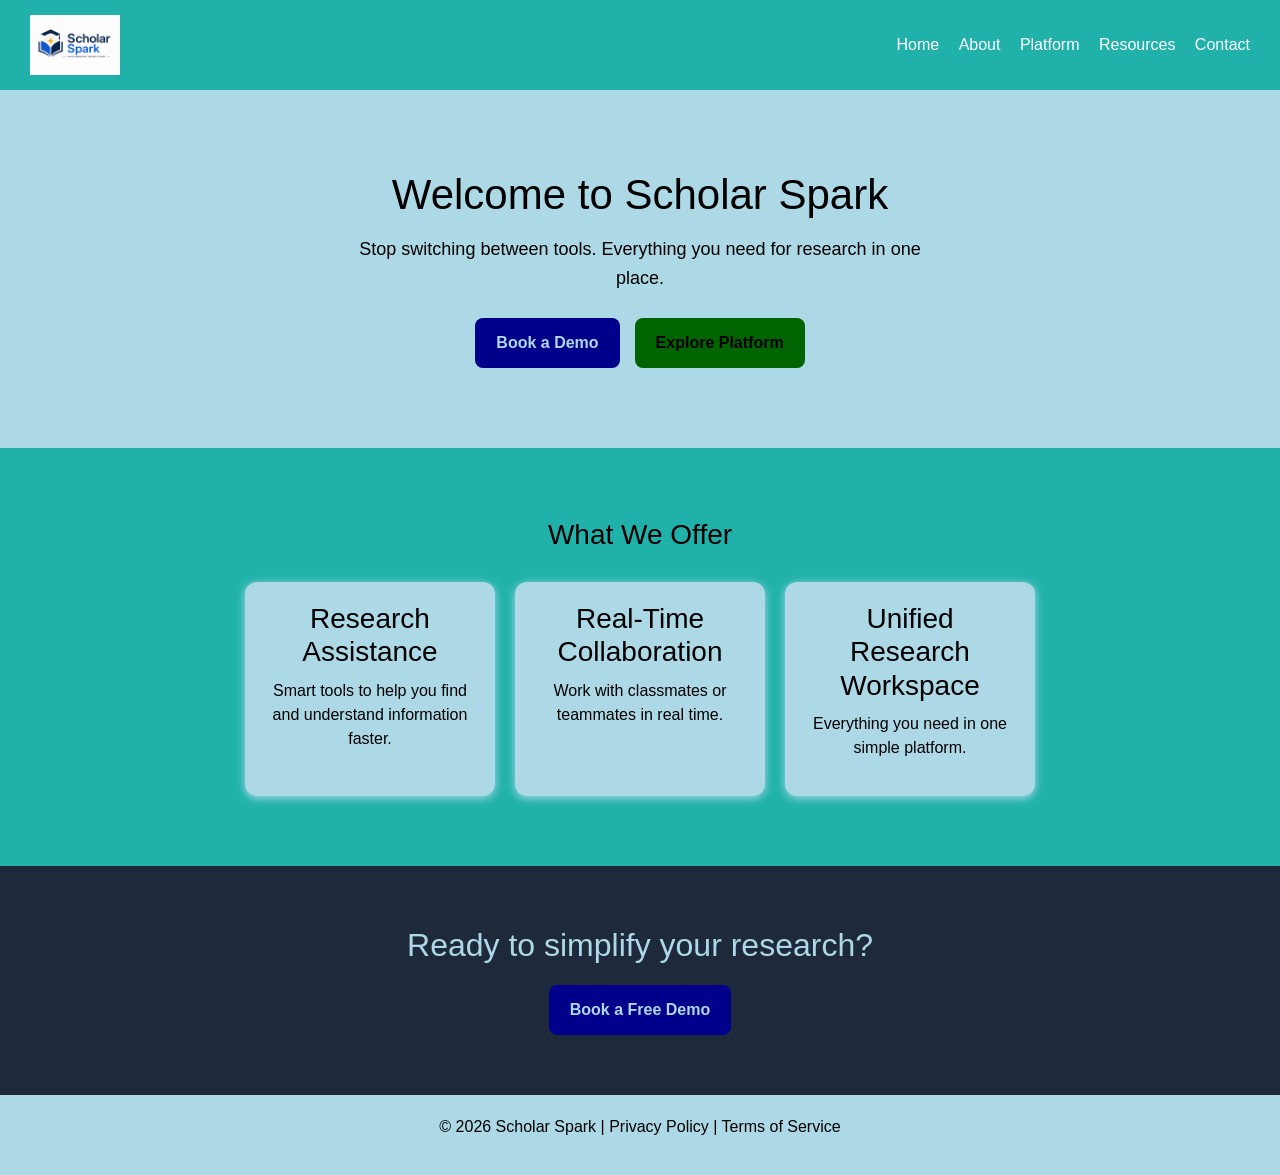
<file: index.html>
<!DOCTYPE html>
<html lang="en">
<head>
    <meta charset="UTF-8">
    <meta name="viewport" content="width=device-width, initial-scale=1.0">
    <title>Scholar Spark</title>
    <link href="https://cdn.jsdelivr.net/npm/bootstrap@5.3.3/dist/css/bootstrap.min.css" rel="stylesheet">
    <link rel="stylesheet" href="stylesheet.css">
</head>
<body>
    <header class="navbar">
        <div class="logo">
            <img src="images/logo.png" alt="Scholar Spark Logo">
        </div>
        <nav>
            <a href="index.html">Home</a>
            <a href="about.html">About</a>
            <a href="platform.html">Platform</a>
            <a href="resources.html">Resources</a>
            <a href="contact.html">Contact</a>
        </nav>
    </header>
    <section class="hero">
        <h1>Welcome to Scholar Spark</h1>
        <p>
            Stop switching between tools. Everything you need for research in one place.
        </p>
        <div class="buttons">
            <a href="platform.html" class="btn primary">Book a Demo</a>
            <a href="resources.html" class="btn secondary">Explore Platform</a>
        </div>
    </section>
    <section class="features">
        <h2>What We Offer</h2>
        <div class="feature-boxes">
            <div class="box">
                <h3>Research Assistance</h3>
                <p>Smart tools to help you find and understand information faster.</p>
            </div>
            <div class="box">
                <h3>Real-Time Collaboration</h3>
                <p>Work with classmates or teammates in real time.</p>
            </div>
            <div class="box">
                <h3>Unified Research Workspace</h3>
                <p>Everything you need in one simple platform.</p>
            </div>
        </div>
    </section>
    <section class="cta">
        <h2>Ready to simplify your research?</h2>
        <a href="contact.html" class="btn primary">Book a Free Demo</a>
    </section>
    <footer>
        <p>© 2026 Scholar Spark | Privacy Policy | Terms of Service</p>
    </footer>
    <script src="script.js"></script>
</body>
</html>
</file>
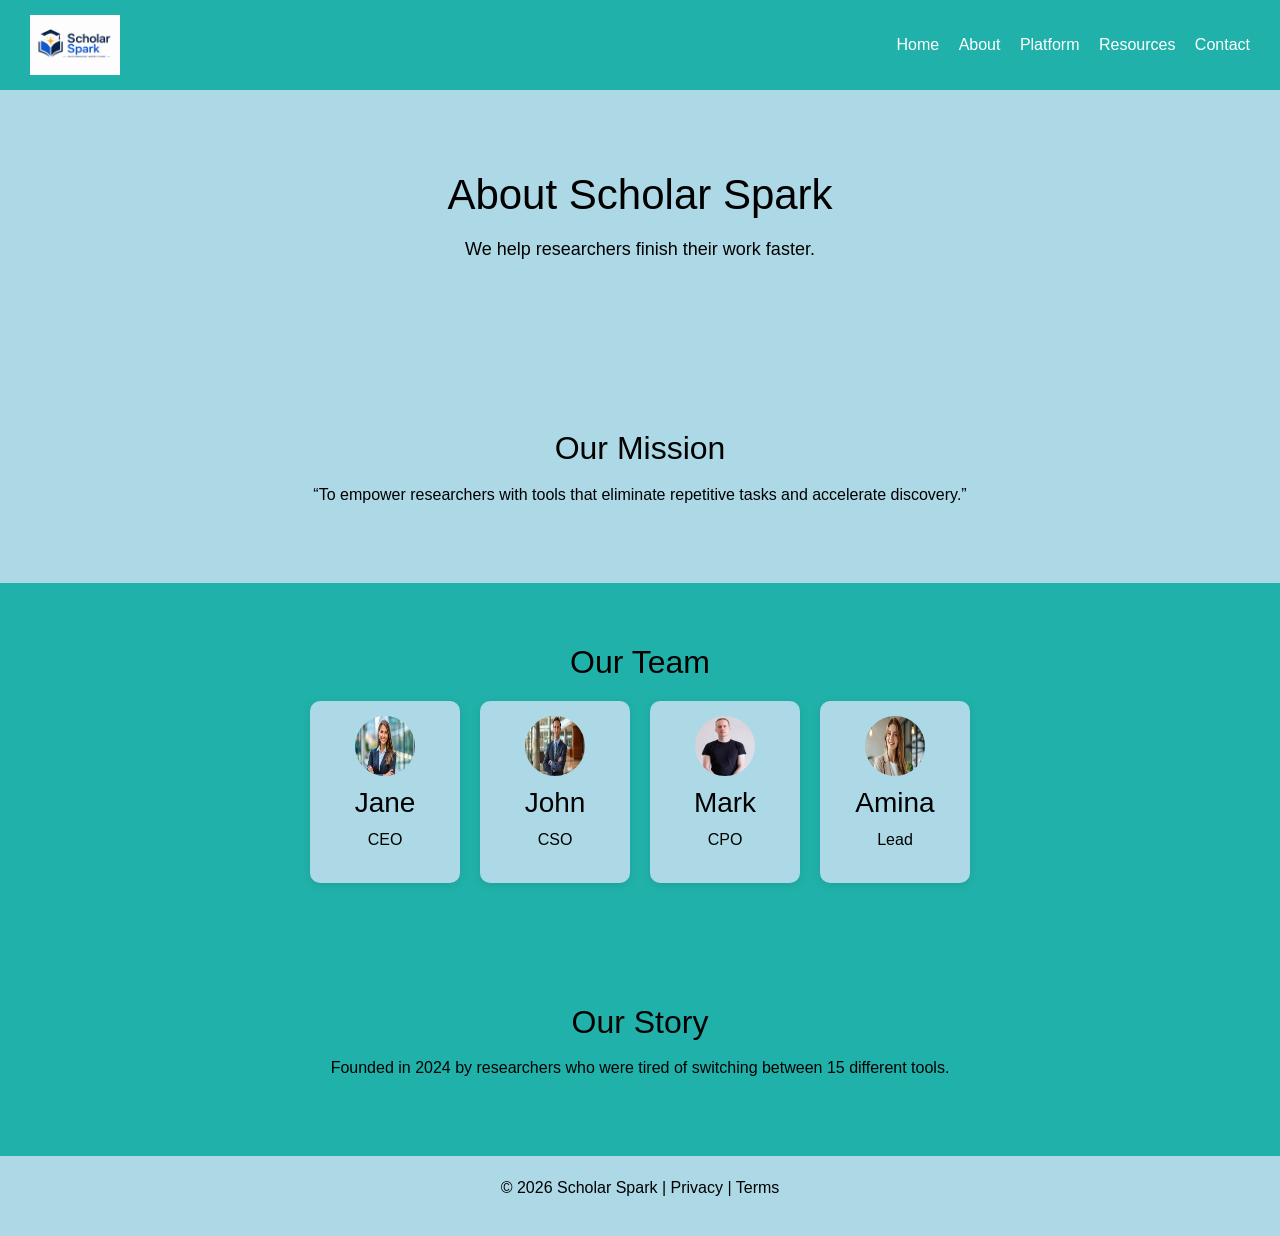
<file: about.html>
<!DOCTYPE html>
<html lang="en">
<head>
    <meta charset="UTF-8">
    <meta name="viewport" content="width=device-width, initial-scale=1.0">
    <title>About - Scholar Spark</title>
    <link href="https://cdn.jsdelivr.net/npm/bootstrap@5.3.3/dist/css/bootstrap.min.css" rel="stylesheet">
    <link rel="stylesheet" href="stylesheet.css">
</head>
<body>
    <header class="navbar">
        <div class="logo">
            <img src="images/logo.png" alt="Scholar Spark Logo">
        </div>
        <nav>
            <a href="index.html">Home</a>
            <a href="about.html">About</a>
            <a href="platform.html">Platform</a>
            <a href="resources.html">Resources</a>
            <a href="contact.html">Contact</a>
        </nav>
    </header>
    <section class="hero">
        <h1>About Scholar Spark</h1>
        <p>We help researchers finish their work faster.</p>
    </section>
    <section class="mission">
        <h2>Our Mission</h2>
        <p>
            “To empower researchers with tools that eliminate repetitive tasks and accelerate discovery.”
        </p>
    </section>
    <section class="team">
        <h2>Our Team</h2>
        <div class="team-grid">
            <div class="member">
            <img src="images/download.jfif" alt="Jane - CEO" class="photo">
                <h3>Jane</h3>
                <p>CEO</p>
            </div>
            <div class="member">
                <img src="images/download (1).jfif" alt="John - CSO" class="photo">
                <h3>John</h3>
                <p>CSO</p>
            </div>
            <div class="member">
                <img src="images/OIF.jfif" alt="Mark - CPO" class="photo">
                <h3>Mark</h3>
                <p>CPO</p>
            </div>
            <div class="member">
               <img src="images/OIP.jfif" alt="Amina - Lead" class="photo"> 
                <h3>Amina</h3>
                <p>Lead</p>
            </div>
        </div>
    </section>
    <section class="story">
        <h2>Our Story</h2>
        <p>
            Founded in 2024 by researchers who were tired of switching between 15 different tools.
        </p>
    </section>
    <footer>
        <p>© 2026 Scholar Spark | Privacy | Terms</p>
    </footer>
    <script src="script.js"></script>
</body>
</html>
</file>
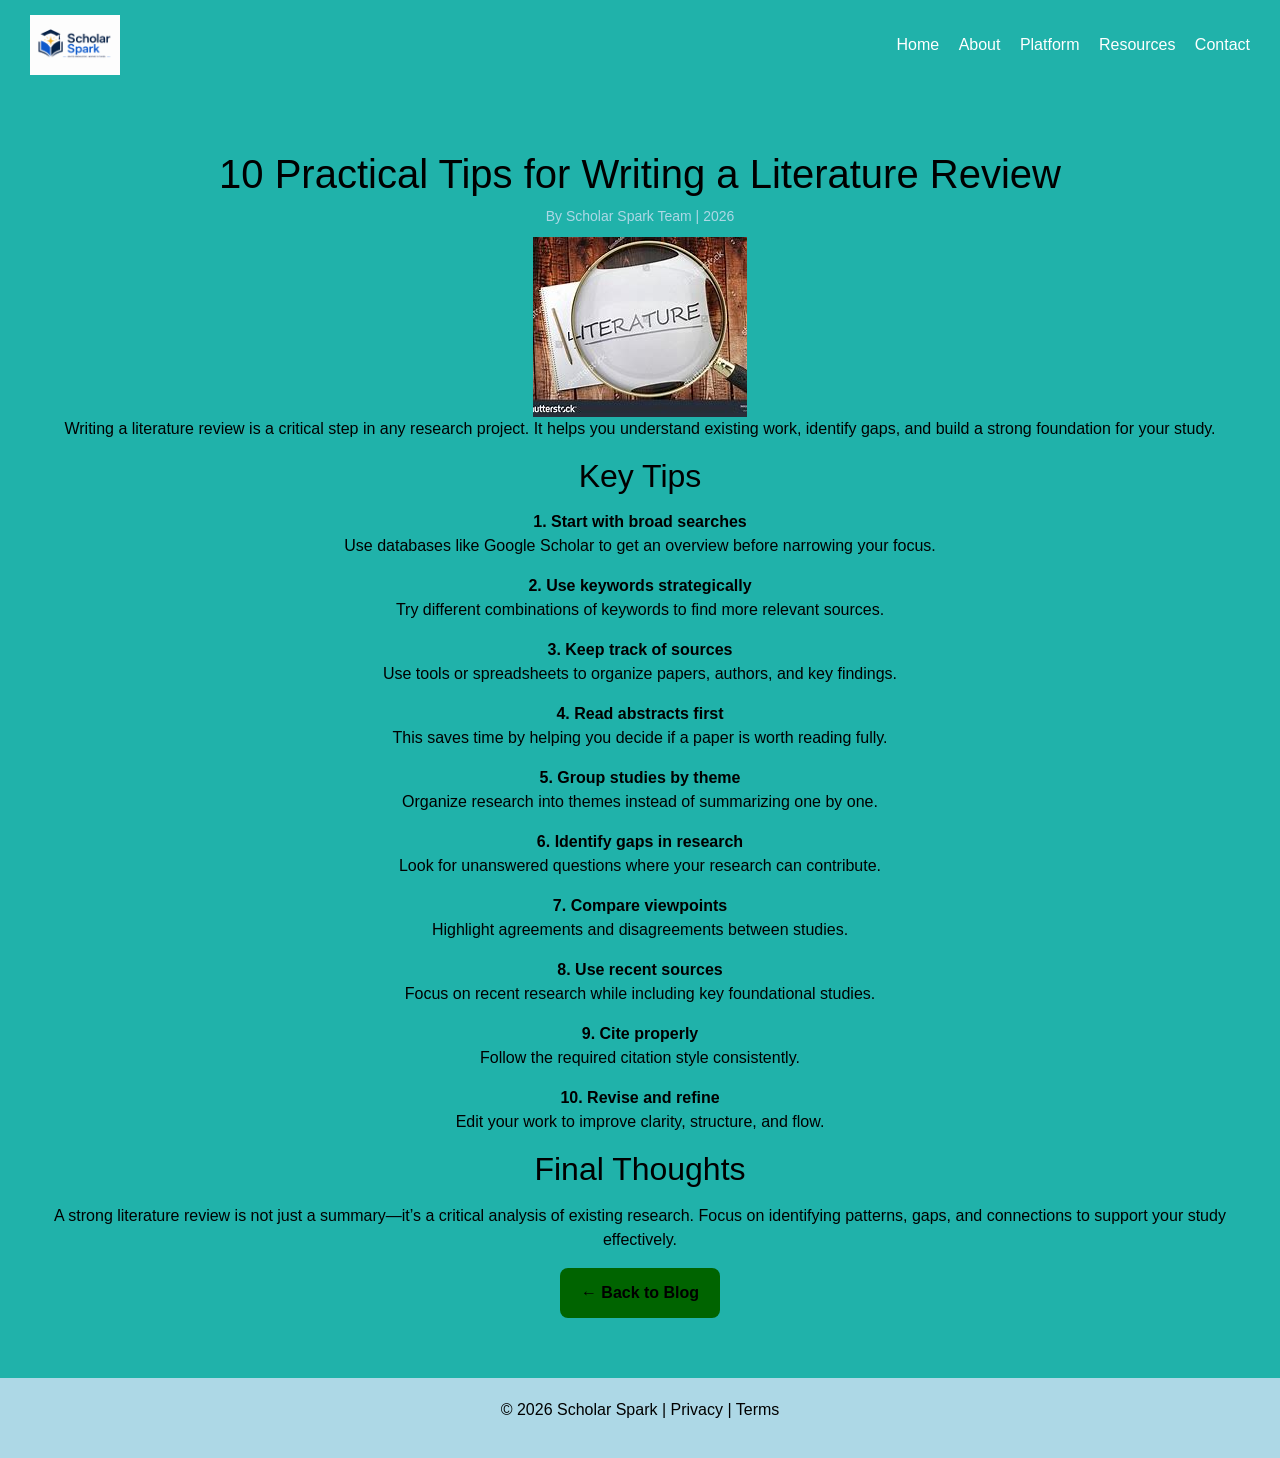
<file: article1.html>
<!DOCTYPE html>
<html lang="en">
<head>
    <meta charset="UTF-8">
    <meta name="viewport" content="width=device-width, initial-scale=1.0">
    <title>10 Tips for Literature Review</title>
    <link href="https://cdn.jsdelivr.net/npm/bootstrap@5.3.3/dist/css/bootstrap.min.css" rel="stylesheet">
    <link rel="stylesheet" href="stylesheet.css">
</head>
<body>
<header class="navbar">
    <div class="logo">
        <img src="images/logo.png" alt="Scholar Spark Logo">
    </div>
    <nav>
        <a href="index.html">Home</a>
        <a href="about.html">About</a>
        <a href="platform.html">Platform</a>
        <a href="resources.html">Resources</a>
        <a href="contact.html">Contact</a>
    </nav>
</header>
<section class="blog-post">
    <h1>10 Practical Tips for Writing a Literature Review</h1>
    <p class="meta">By Scholar Spark Team | 2026</p>
    <img src="images/download (3).jfif" alt="Literature Review" class="blog-image">
    <p>
        Writing a literature review is a critical step in any research project. It helps you understand existing work,
        identify gaps, and build a strong foundation for your study.
    </p>
    <h2>Key Tips</h2>
    <p><strong>1. Start with broad searches</strong><br>
    Use databases like Google Scholar to get an overview before narrowing your focus.</p>
    <p><strong>2. Use keywords strategically</strong><br>
    Try different combinations of keywords to find more relevant sources.</p>
    <p><strong>3. Keep track of sources</strong><br>
    Use tools or spreadsheets to organize papers, authors, and key findings.</p>
    <p><strong>4. Read abstracts first</strong><br>
    This saves time by helping you decide if a paper is worth reading fully.</p>
    <p><strong>5. Group studies by theme</strong><br>
    Organize research into themes instead of summarizing one by one.</p>
    <p><strong>6. Identify gaps in research</strong><br>
    Look for unanswered questions where your research can contribute.</p>
    <p><strong>7. Compare viewpoints</strong><br>
    Highlight agreements and disagreements between studies.</p>
    <p><strong>8. Use recent sources</strong><br>
    Focus on recent research while including key foundational studies.</p>
    <p><strong>9. Cite properly</strong><br>
    Follow the required citation style consistently.</p>
    <p><strong>10. Revise and refine</strong><br>
    Edit your work to improve clarity, structure, and flow.</p>
    <h2>Final Thoughts</h2>
    <p>
        A strong literature review is not just a summary—it’s a critical analysis of existing research.
        Focus on identifying patterns, gaps, and connections to support your study effectively.
    </p>
    <a href="resources.html" class="btn secondary">← Back to Blog</a>

</section>
<footer>
    <p>© 2026 Scholar Spark | Privacy | Terms</p>
</footer>
<script src="script.js"></script>
</body>
</html>
</file>
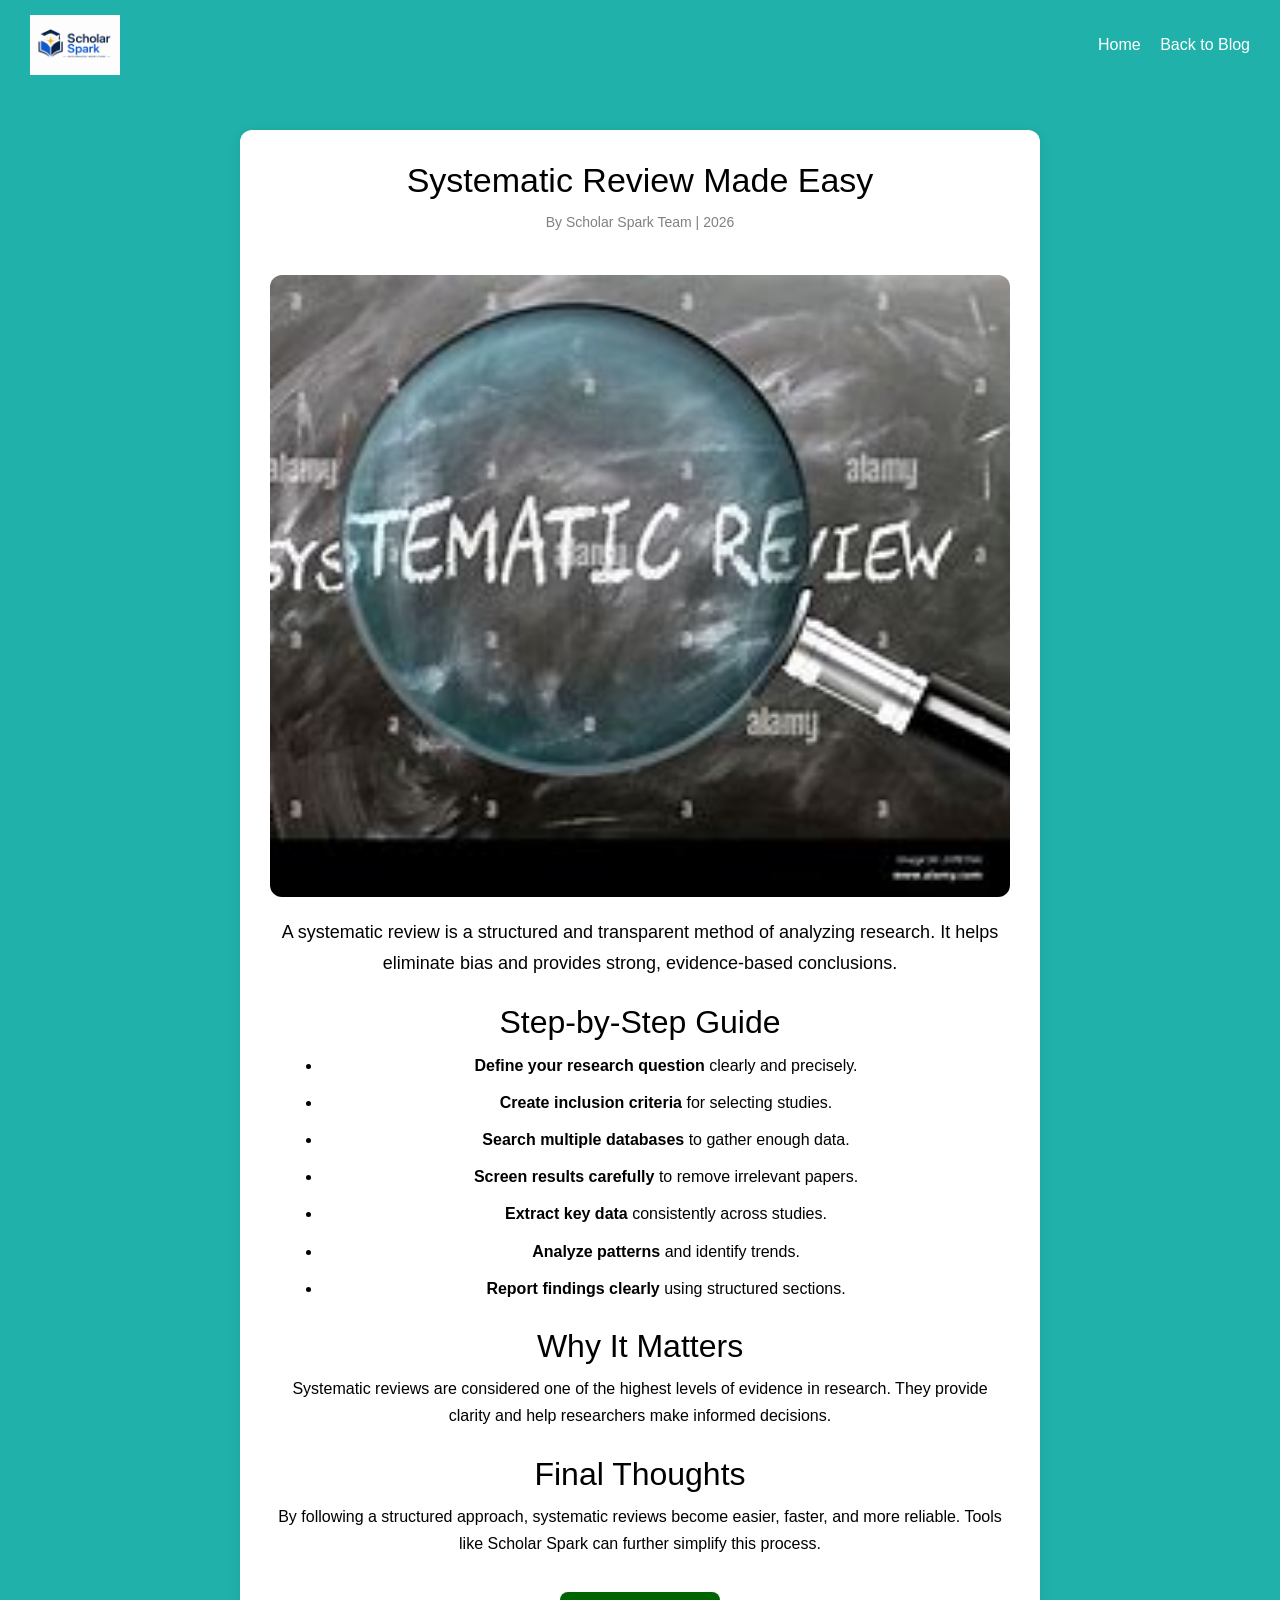
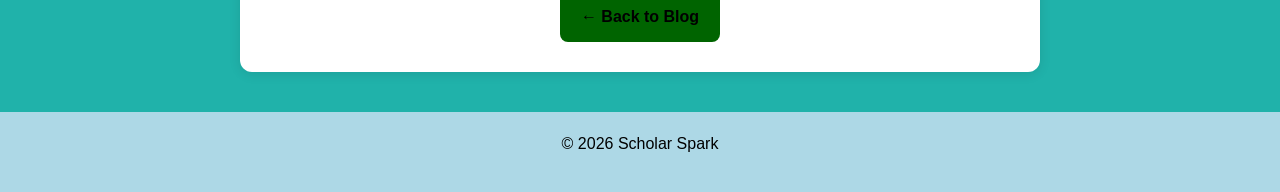
<file: article2.html>
<!DOCTYPE html>
<html lang="en">
<head>
    <meta charset="UTF-8">
    <meta name="viewport" content="width=device-width, initial-scale=1.0">
    <title>Systematic Review Made Easy</title>
    <link href="https://cdn.jsdelivr.net/npm/bootstrap@5.3.3/dist/css/bootstrap.min.css" rel="stylesheet">
    <link rel="stylesheet" href="stylesheet.css">
</head>
<body>
<header class="navbar">
    <div class="logo">
        <img src="images/logo.png" alt="Scholar Spark Logo">
    </div>
    <nav>
        <a href="index.html">Home</a>
        <a href="resources.html">Back to Blog</a>
    </nav>
</header>
<section class="article2-page">
    <h1>Systematic Review Made Easy</h1>
    <p class="meta">By Scholar Spark Team | 2026</p>
    <img src="images/download5.jfif" class="article-image">
    <p class="intro">
        A systematic review is a structured and transparent method of analyzing research.
        It helps eliminate bias and provides strong, evidence-based conclusions.
    </p>
    <h2>Step-by-Step Guide</h2>
    <ul>
        <li><strong>Define your research question</strong> clearly and precisely.</li>
        <li><strong>Create inclusion criteria</strong> for selecting studies.</li>
        <li><strong>Search multiple databases</strong> to gather enough data.</li>
        <li><strong>Screen results carefully</strong> to remove irrelevant papers.</li>
        <li><strong>Extract key data</strong> consistently across studies.</li>
        <li><strong>Analyze patterns</strong> and identify trends.</li>
        <li><strong>Report findings clearly</strong> using structured sections.</li>
    </ul>
    <h2>Why It Matters</h2>
    <p>
        Systematic reviews are considered one of the highest levels of evidence in research.
        They provide clarity and help researchers make informed decisions.
    </p>
    <h2>Final Thoughts</h2>
    <p>
        By following a structured approach, systematic reviews become easier, faster, and more reliable.
        Tools like Scholar Spark can further simplify this process.
    </p>
    <a href="resources.html" class="btn secondary">← Back to Blog</a>
</section>
<footer>
    <p>© 2026 Scholar Spark</p>
</footer>
<script src="script.js"></script>
</body>
</html>
</file>
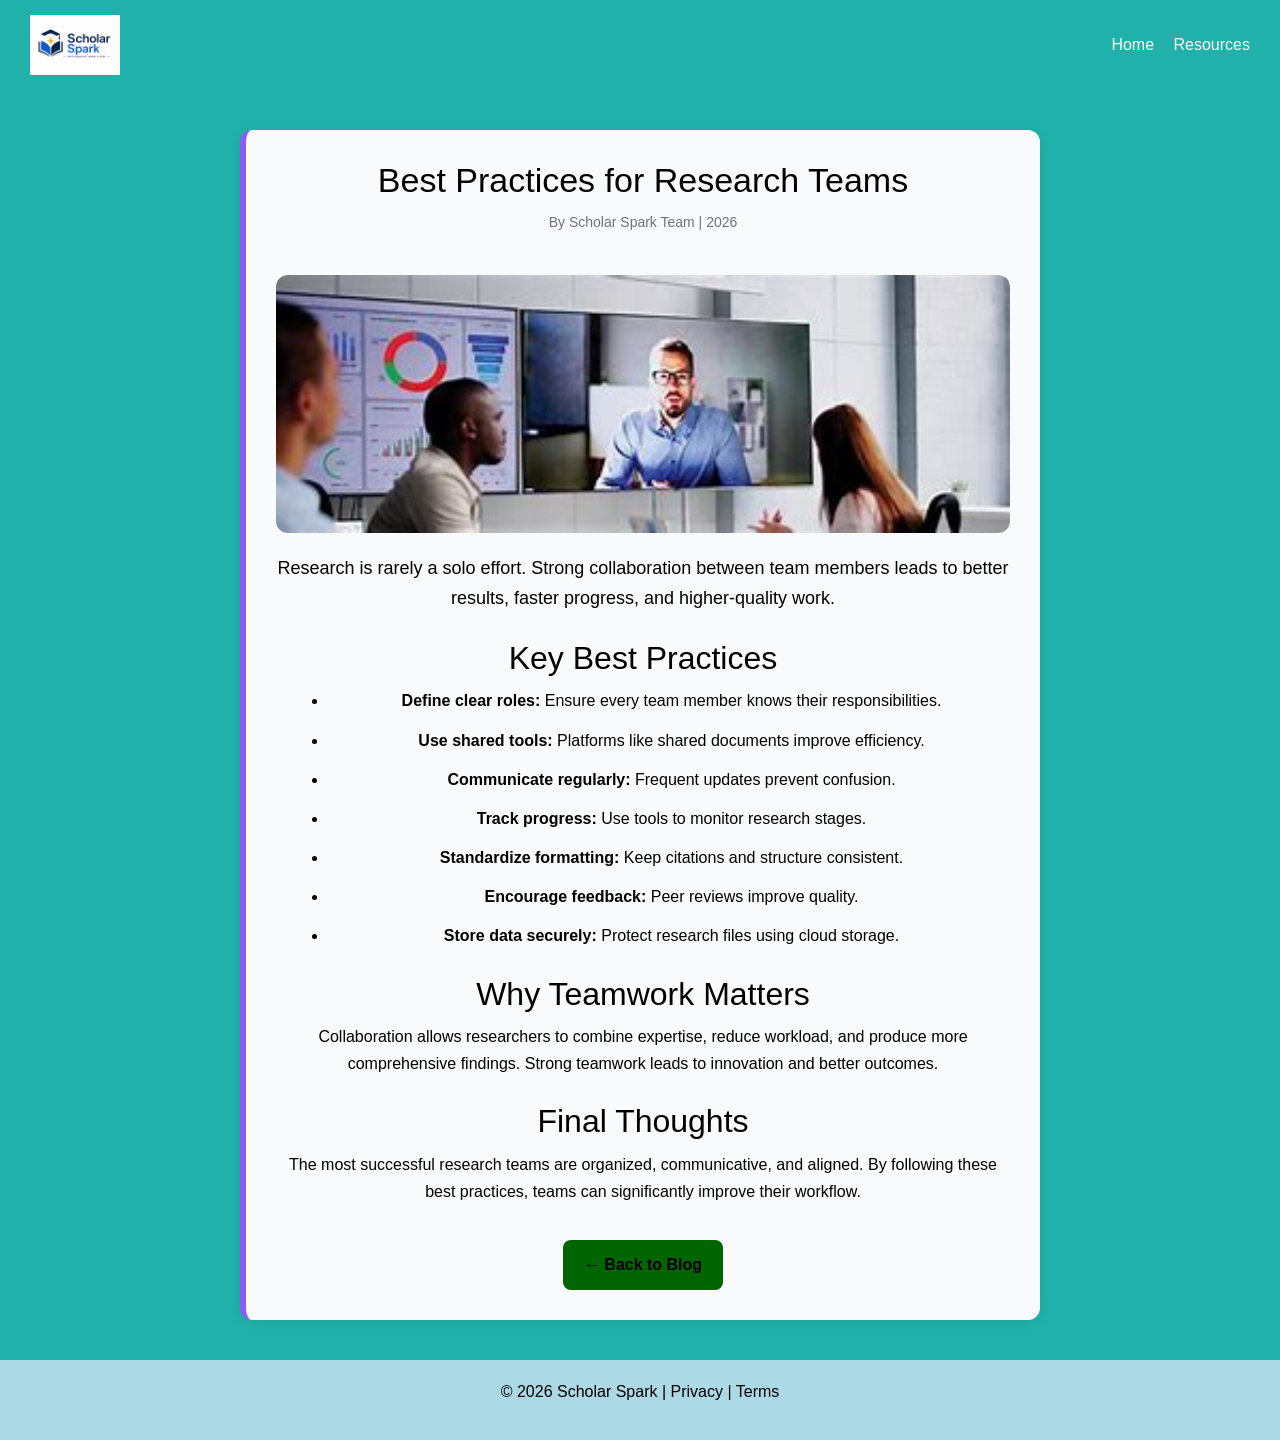
<file: article3.html>
<!DOCTYPE html>
<html lang="en">
<head>
    <meta charset="UTF-8">
    <meta name="viewport" content="width=device-width, initial-scale=1.0">
    <title>Best Practices for Research Teams</title>
    <link href="https://cdn.jsdelivr.net/npm/bootstrap@5.3.3/dist/css/bootstrap.min.css" rel="stylesheet">
    <link rel="stylesheet" href="stylesheet.css">
</head>
<body>
<header class="navbar">
    <div class="logo">
        <img src="images/logo.png" alt="Scholar Spark Logo">
    </div>
    <nav>
        <a href="index.html">Home</a>
        <a href="resources.html">Resources</a>
    </nav>
</header>
<section class="article3-page">
    <h1>Best Practices for Research Teams</h1>
    <p class="meta">By Scholar Spark Team | 2026</p>
    <img src="images/OIF5.jfif" alt="Research Team" class="article-image">
    <p class="intro">
        Research is rarely a solo effort. Strong collaboration between team members
        leads to better results, faster progress, and higher-quality work.
    </p>
    <h2>Key Best Practices</h2>
    <ul>
        <li><strong>Define clear roles:</strong> Ensure every team member knows their responsibilities.</li>
        <li><strong>Use shared tools:</strong> Platforms like shared documents improve efficiency.</li>
        <li><strong>Communicate regularly:</strong> Frequent updates prevent confusion.</li>
        <li><strong>Track progress:</strong> Use tools to monitor research stages.</li>
        <li><strong>Standardize formatting:</strong> Keep citations and structure consistent.</li>
        <li><strong>Encourage feedback:</strong> Peer reviews improve quality.</li>
        <li><strong>Store data securely:</strong> Protect research files using cloud storage.</li>
    </ul>
    <h2>Why Teamwork Matters</h2>
    <p>
        Collaboration allows researchers to combine expertise, reduce workload,
        and produce more comprehensive findings. Strong teamwork leads to innovation
        and better outcomes.
    </p>
    <h2>Final Thoughts</h2>
    <p>
        The most successful research teams are organized, communicative, and aligned.
        By following these best practices, teams can significantly improve their workflow.
    </p>
    <a href="resources.html" class="btn secondary">← Back to Blog</a>
</section>
<footer>
    <p>© 2026 Scholar Spark | Privacy | Terms</p>
</footer>
<script src="script.js"></script>
</body>
</html>
</file>
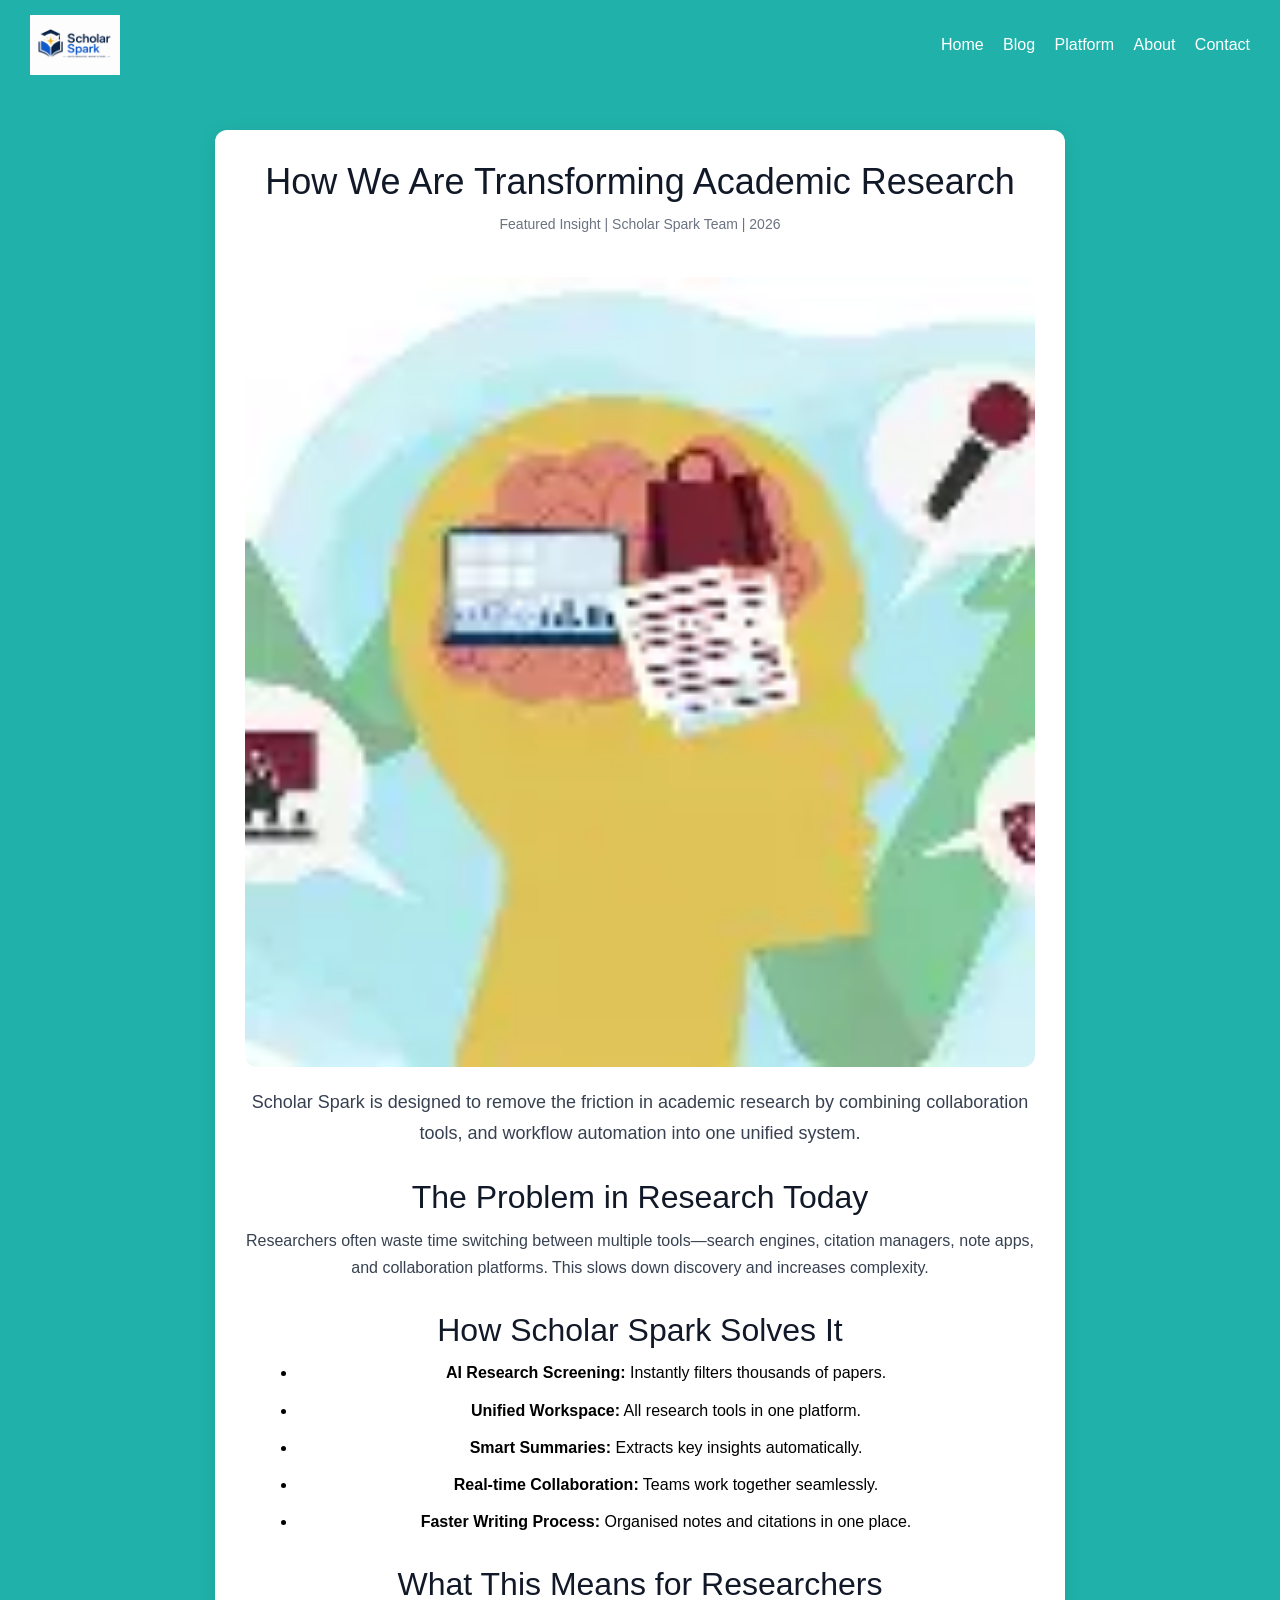
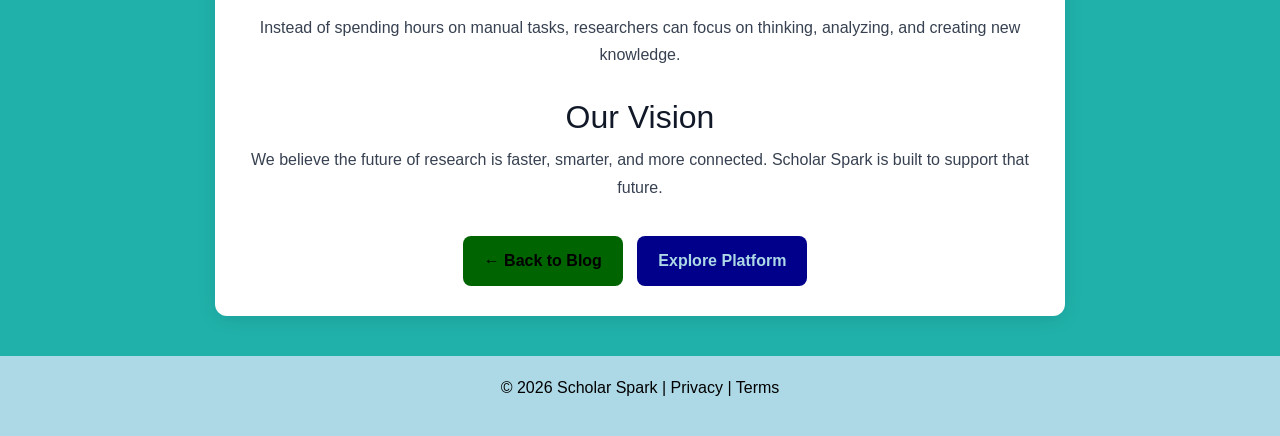
<file: article4.html>
<!DOCTYPE html>
<html lang="en">
<head>
    <meta charset="UTF-8">
    <meta name="viewport" content="width=device-width, initial-scale=1.0">
    <title>How We Are Transforming Academic Research</title>
    <link href="https://cdn.jsdelivr.net/npm/bootstrap@5.3.3/dist/css/bootstrap.min.css" rel="stylesheet">
    <link rel="stylesheet" href="stylesheet.css">
</head>
<body>
<header class="navbar">
    <div class="logo">
        <img src="images/logo.png" alt="Scholar Spark Logo">
    </div>
    <nav>
        <a href="index.html">Home</a>
        <a href="resources.html">Blog</a>
        <a href="platform.html">Platform</a>
        <a href="about.html">About</a>
        <a href="contact.html">Contact</a>
    </nav>
</header>
<section class="article4-page">
    <h1>How We Are Transforming Academic Research</h1>
    <p class="meta">Featured Insight | Scholar Spark Team | 2026</p>
    <img src="images/th.webp" class="article-image" alt="Research Transformation">
    <p class="intro">
        Scholar Spark is designed to remove the friction in academic research by combining
        collaboration tools, and workflow automation into one unified system.
    </p>
    <h2>The Problem in Research Today</h2>
    <p>
        Researchers often waste time switching between multiple tools—search engines,
        citation managers, note apps, and collaboration platforms. This slows down discovery
        and increases complexity.
    </p>
    <h2>How Scholar Spark Solves It</h2>
    <ul>
        <li><strong>AI Research Screening:</strong> Instantly filters thousands of papers.</li>
        <li><strong>Unified Workspace:</strong> All research tools in one platform.</li>
        <li><strong>Smart Summaries:</strong> Extracts key insights automatically.</li>
        <li><strong>Real-time Collaboration:</strong> Teams work together seamlessly.</li>
        <li><strong>Faster Writing Process:</strong> Organised notes and citations in one place.</li>
    </ul>
    <h2>What This Means for Researchers</h2>
    <p>
        Instead of spending hours on manual tasks, researchers can focus on thinking,
        analyzing, and creating new knowledge.
    </p>
    <h2>Our Vision</h2>
    <p>
        We believe the future of research is faster, smarter, and more connected.
        Scholar Spark is built to support that future.
    </p>
    <a href="resources.html" class="btn secondary">← Back to Blog</a>
    <a href="platform.html" class="btn primary">Explore Platform</a>

</section>
<footer>
    <p>© 2026 Scholar Spark | Privacy | Terms</p>
</footer>
<script src="script.js"></script>
</body>
</html>
</file>
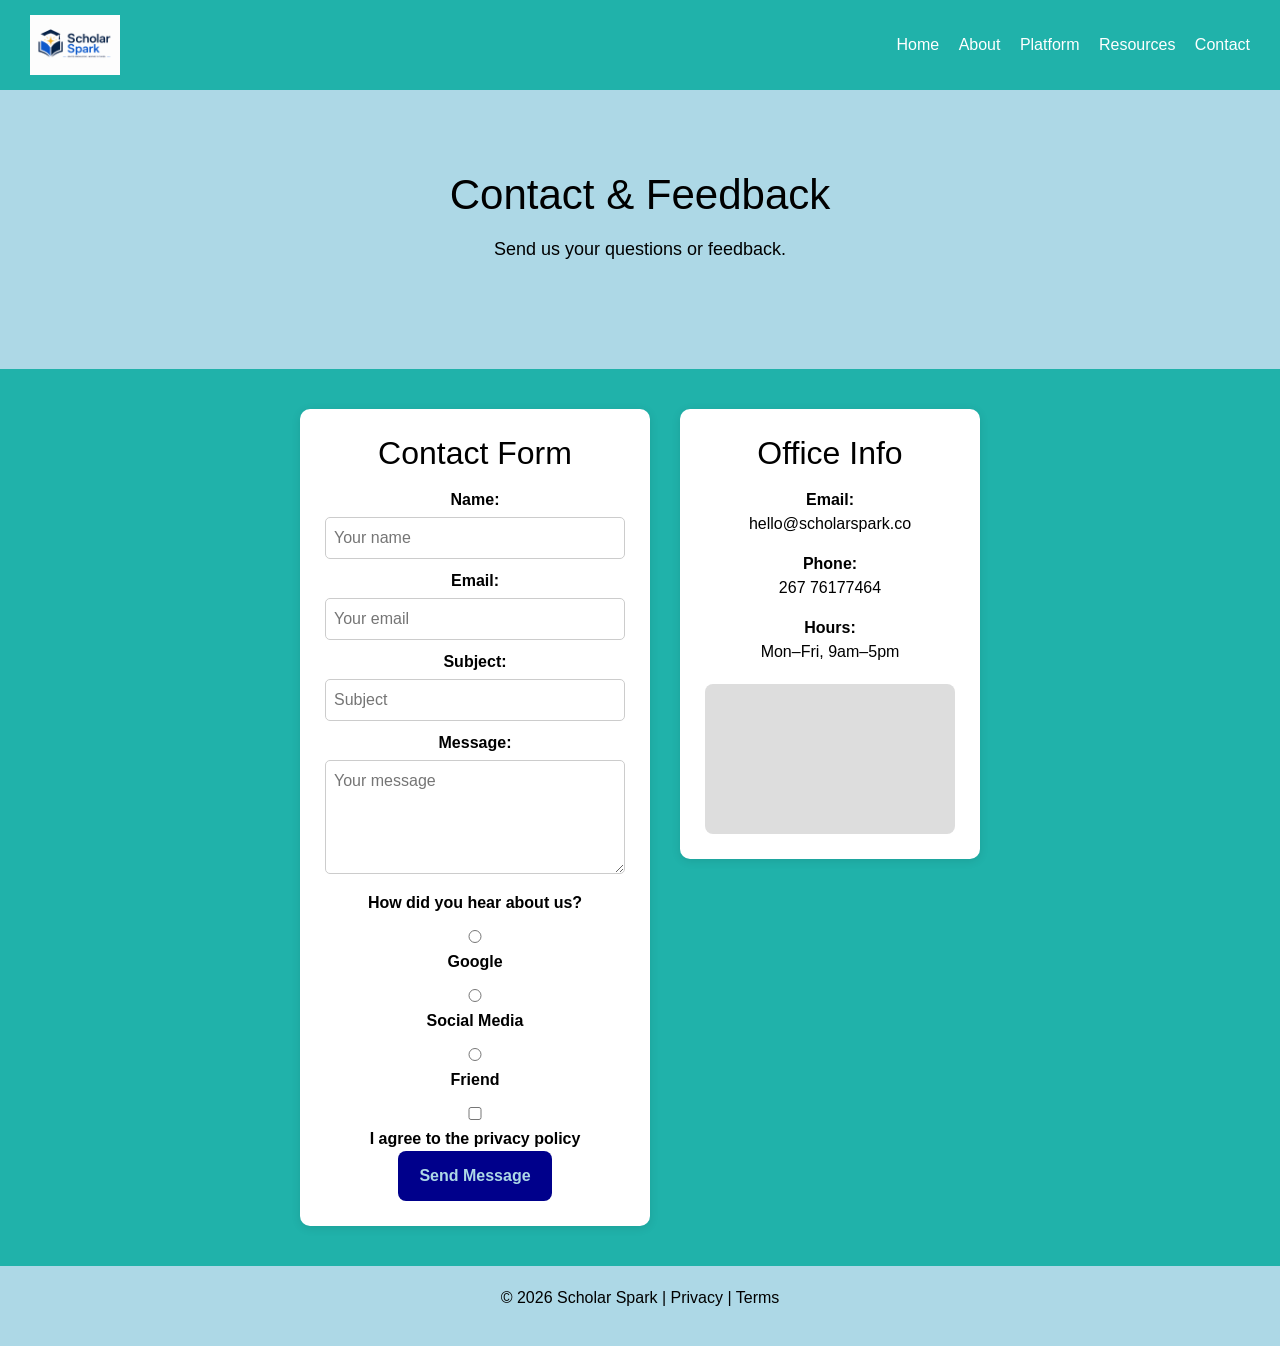
<file: contact.html>
<!DOCTYPE html>
<html lang="en">
<head>
    <meta charset="UTF-8">
    <meta name="viewport" content="width=device-width, initial-scale=1.0">
    <title>Contact - Scholar Spark</title>
    <link href="https://cdn.jsdelivr.net/npm/bootstrap@5.3.3/dist/css/bootstrap.min.css" rel="stylesheet">
    <link rel="stylesheet" href="stylesheet.css">
</head>
<body>
<header class="navbar">
    <div class="logo">
        <img src="images/logo.png" alt="Scholar Spark Logo">
    </div>
    <nav>
        <a href="index.html">Home</a>
        <a href="about.html">About</a>
        <a href="platform.html">Platform</a>
        <a href="resources.html">Resources</a>
        <a href="contact.html">Contact</a>
    </nav>
</header>
<section class="hero">
    <h1>Contact & Feedback</h1>
    <p>Send us your questions or feedback.</p>
</section>
<section class="contact-container">
    <div class="contact-form">
        <h2>Contact Form</h2>
        <form action="https://formspree.io/f/mwvykler" method="POST">
            <label>Name:</label>
            <input type="text" placeholder="Your name" required>
            <label>Email:</label>
            <input type="email" placeholder="Your email" required>
            <label>Subject:</label>
            <input type="text" placeholder="Subject">
            <label>Message:</label>
            <textarea rows="4" placeholder="Your message" required></textarea>
            <label>How did you hear about us?</label>
            <div class="radio-group">
                <label><input type="radio" name="source" value="Google"> Google</label> 
                <label><input type="radio" name="source" value="Social"> Social Media</label>
                <label><input type="radio" name="source" value="Friend"> Friend</label>
            </div>
            <label class="checkbox">
                <input type="checkbox" required> I agree to the privacy policy
            </label>
            <input type="hidden" name="_next" value="success.html">
            <button class="btn primary">Send Message</button>
        </form>
    </div>
    <div class="contact-info">
        <h2>Office Info</h2>
        <p><strong>Email:</strong><br> hello@scholarspark.co</p>
        <p><strong>Phone:</strong><br> 267 76177464</p>
        <p><strong>Hours:</strong><br> Mon–Fri, 9am–5pm</p>
        <div class="map">
            <iframe
             src="https://www.google.com/maps?q=Gaborone,Botswana&output=embed"
             width="100%"
             height="150"
             style="border:0; border-radius:8px;"
             allowfullscreen=""
             loading="lazy">
            </iframe>
        </div>
    </div>
</section>
<footer>
    <p>© 2026 Scholar Spark | Privacy | Terms</p>
</footer>
<script src="script.js"></script>
</body>
</html>
</file>
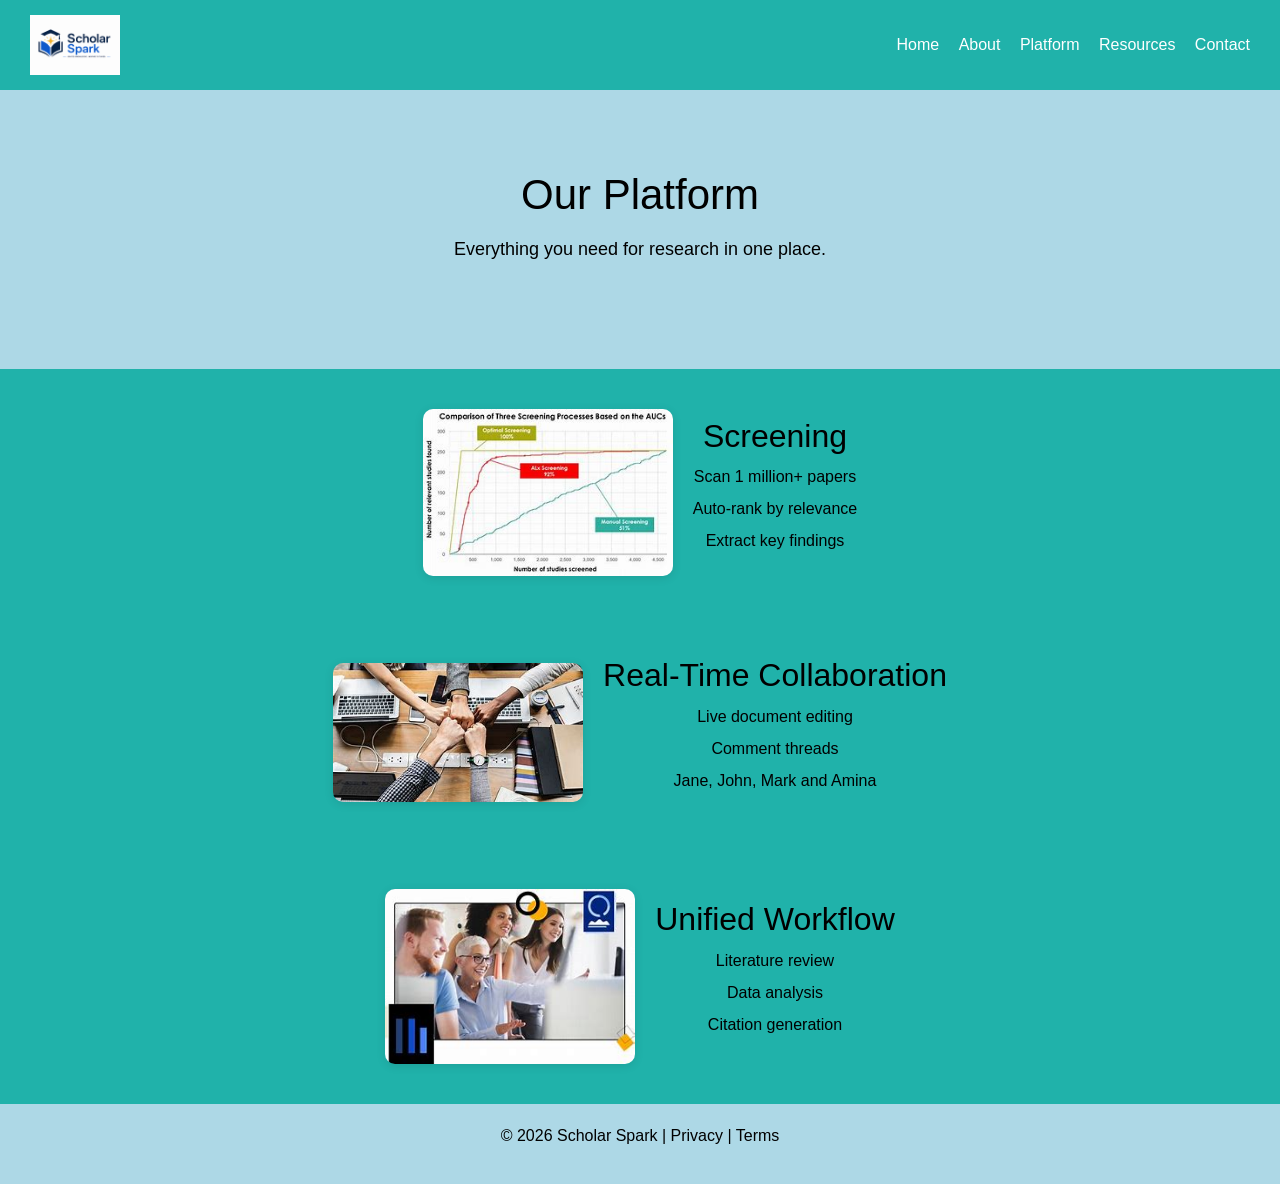
<file: platform.html>
<!DOCTYPE html>
<html lang="en">
<head>
    <meta charset="UTF-8">
    <meta name="viewport" content="width=device-width, initial-scale=1.0">
    <title>Platform - Scholar Spark</title>
    <link href="https://cdn.jsdelivr.net/npm/bootstrap@5.3.3/dist/css/bootstrap.min.css" rel="stylesheet">
    <link rel="stylesheet" href="stylesheet.css">
</head>
<body>
    <header class="navbar">
        <div class="logo">
            <img src="images/logo.png" alt="Scholar Spark Logo">
        </div>
        <nav>
            <a href="index.html">Home</a>
            <a href="about.html">About</a>
            <a href="platform.html">Platform</a>
            <a href="resources.html">Resources</a>
            <a href="contact.html">Contact</a>
        </nav>
    </header>
    <section class="hero">
        <h1>Our Platform</h1>
        <p>Everything you need for research in one place.</p>
    </section>
    <section class="feature-card">

        <div class="feature-image">
            <img src="images/OIP (1).jfif"  class="icon" alt="Screening">
        </div>
        <div class="feature-text">
            <h2>Screening</h2>
            <ul>
                <li>Scan 1 million+ papers</li>
                <li>Auto-rank by relevance</li>
                <li>Extract key findings</li>
            </ul>
        </div>
    </section>
    <section class="feature-card">
        <div class="feature-image">
        <img src="images/download (2).jfif" class="icon">
        </div>
        <div class="feature-text">
            <h2>Real-Time Collaboration</h2>
            <ul>
                <li>Live document editing</li>
                <li>Comment threads</li>
                <li>Jane, John, Mark and Amina</li>
            </ul>
        </div>
    </section>
    <section class="feature-card">
        <div class="feature-image">
            <img src="images/OIP (2).jfif"  class="icon" alt="Workflow">
        </div>
        <div class="feature-text">
            <h2>Unified Workflow</h2>
            <ul>
                <li>Literature review</li>
                <li>Data analysis</li>
                <li>Citation generation</li>
            </ul>
        </div>
    </section>
    <footer>
        <p>© 2026 Scholar Spark | Privacy | Terms</p>
    </footer>
    <script src="script.js"></script>
</body>
</html>
</file>
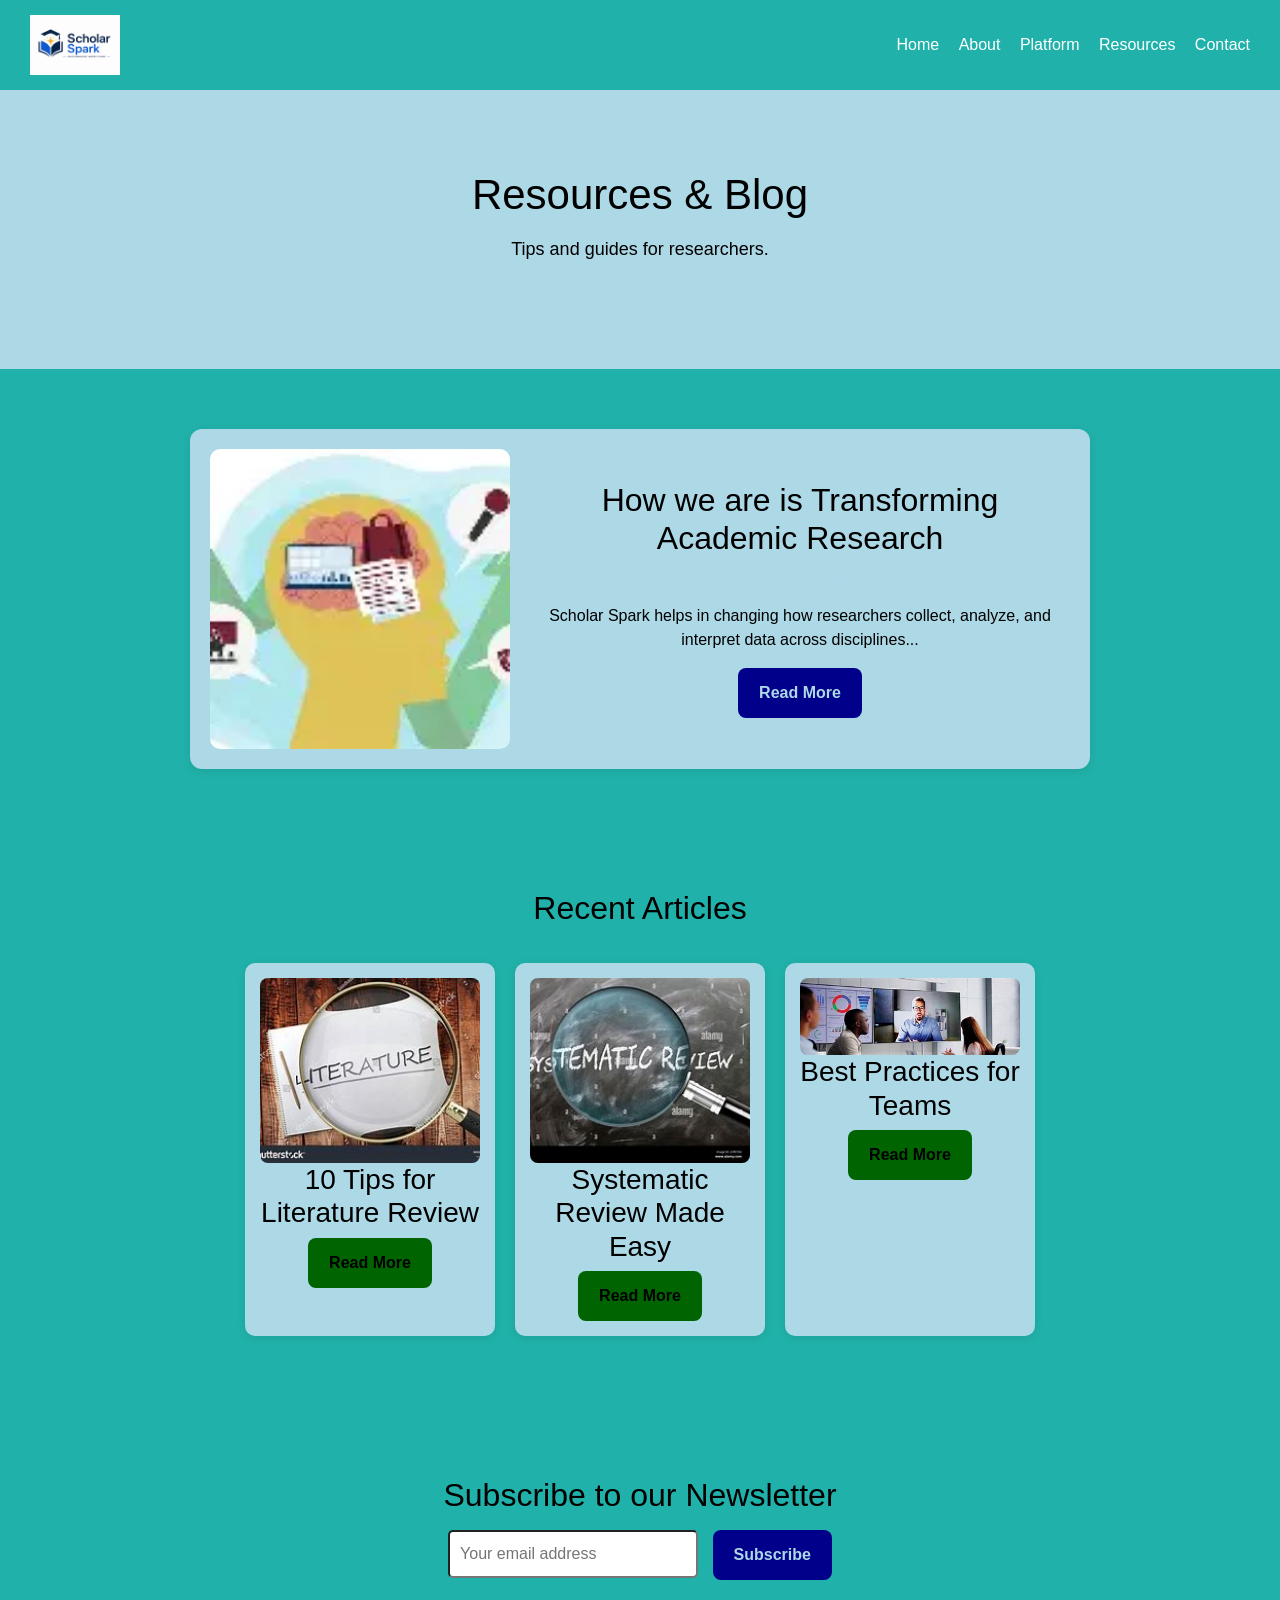
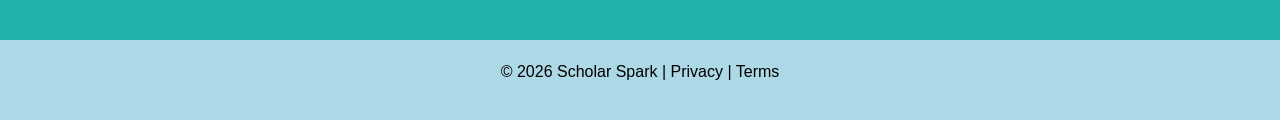
<file: resources.html>
<!DOCTYPE html>
<html lang="en">
<head>
    <meta charset="UTF-8">
    <meta name="viewport" content="width=device-width, initial-scale=1.0">
    <title>Resources - Scholar Spark</title>
    <link href="https://cdn.jsdelivr.net/npm/bootstrap@5.3.3/dist/css/bootstrap.min.css" rel="stylesheet">
    <link rel="stylesheet" href="stylesheet.css">
</head>
<body>
    <header class="navbar">
        <div class="logo">
            <img src="images/logo.png" alt="Scholar Spark Logo">
        </div>
        <nav>
            <a href="index.html">Home</a>
            <a href="about.html">About</a>
            <a href="platform.html">Platform</a>
            <a href="resources.html">Resources</a>
            <a href="contact.html">Contact</a>
        </nav>
    </header>
    <section class="hero">
        <h1>Resources & Blog</h1>
        <p>Tips and guides for researchers.</p>
    </section>
    <section class="featured">
        <div class="featured-card">
            <img src="images/th.webp" alt="Featured Article">
            <div class="featured-text">
                <h2>How we are is Transforming Academic Research</h2>
                <p class="meta">By Dr. Jane Smith | March 15, 2026</p>
                <p>
                    Scholar Spark helps in changing how researchers collect, analyze, and interpret data across disciplines...
                </p>
                <a href="article4.html" class="btn primary">Read More</a>
            </div>
        </div>
    </section>
    <section class="articles">
        <h2>Recent Articles</h2>
        <div class="article-grid">
            <div class="article">
                <img src="images/download (3).jfif">
                <h3>10 Tips for Literature Review</h3>
                <a href="article1.html" class="btn secondary">Read More</a>
            </div>
            <div class="article">
                <img src="images/download5.jfif">
                <h3>Systematic Review Made Easy</h3>
                <a href="article2.html" class="btn secondary">Read More</a>
            </div>
            <div class="article">
                <img src="images/OIF5.jfif">
                <h3>Best Practices for Teams</h3>
                <a href="article3.html" class="btn secondary">Read More</a>
            </div>
        </div>
    </section>
    <section class="newsletter">
        <h2>Subscribe to our Newsletter</h2>
        <form action="https://formspree.io/f/mwvykler" method="POST">
            <input type="email" placeholder="Your email address" required>
            <button type="submit" class="btn primary">Subscribe</button>
        </form>
    </section>
    <footer>
        <p>© 2026 Scholar Spark | Privacy | Terms</p>
    </footer>
    <script src="script.js"></script>
</body>
</html>
</file>
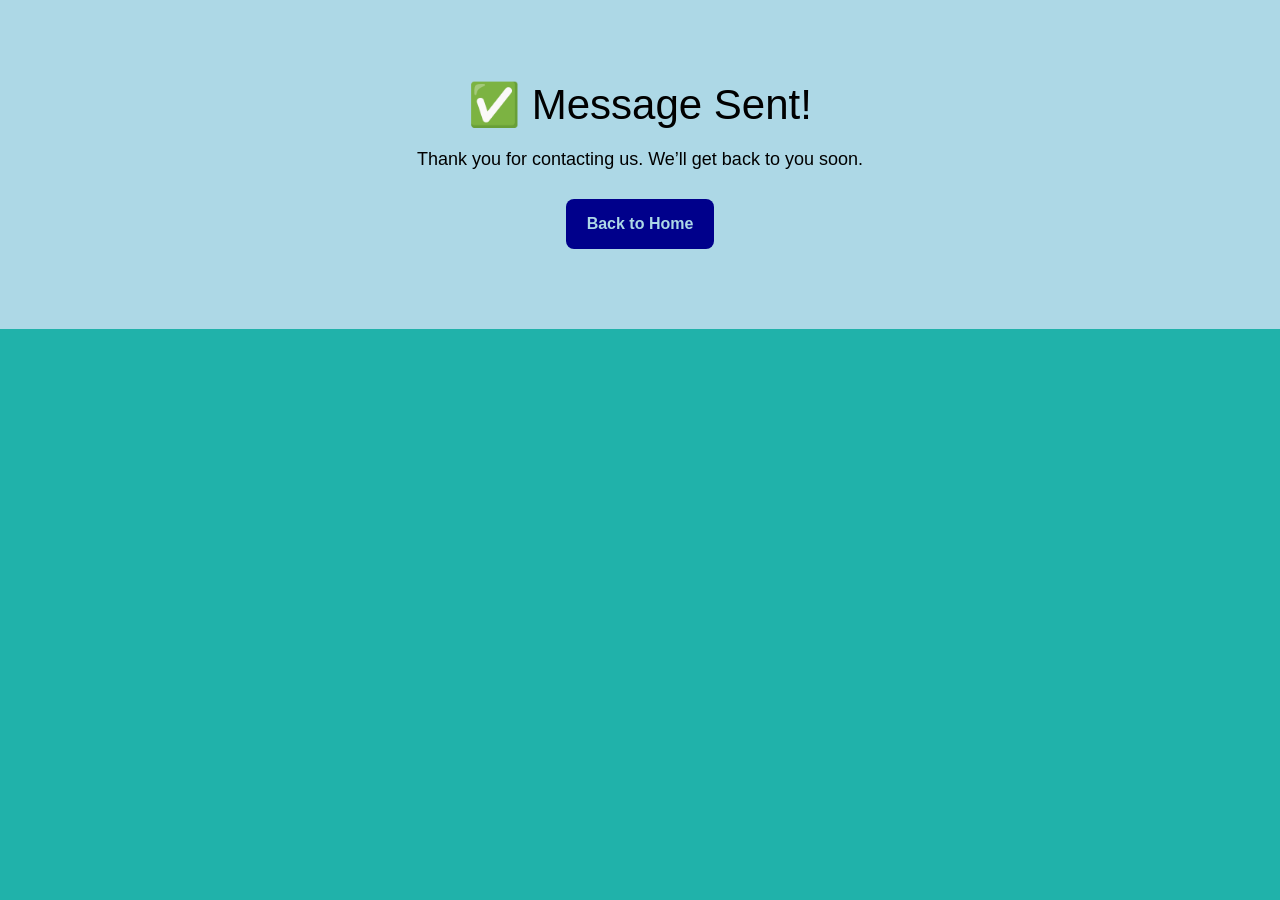
<file: success.html>
<!DOCTYPE html>
<html>
<head>
    <title>Message Sent</title>
    <link href="https://cdn.jsdelivr.net/npm/bootstrap@5.3.3/dist/css/bootstrap.min.css" rel="stylesheet">
    <link rel="stylesheet" href="stylesheet.css">
</head>
<body>
<section class="hero">
    <h1>✅ Message Sent!</h1>
    <p>Thank you for contacting us. We’ll get back to you soon.</p>
    <a href="index.html" class="btn primary">Back to Home</a>
</section>
</body>
</html>
</file>
<file: stylesheet.css>
* {
    margin: 0;
    padding: 0;
    box-sizing: border-box;
}
body {
    font-family: Arial, Helvetica, sans-serif;
    background-color: lightseagreen;
    color: black;
    min-height: 100vh;
    display: flex;
    flex-direction: column;
}
.navbar {
    display: flex;
    justify-content: space-between;
    align-items: center;

    padding: 20px 50px;
    background-color:lightseagreen;
    color: lightblue;
}
.navbar nav a {
    color: white;
    text-decoration: none;
    margin-left: 15px;
}
.navbar nav a:hover {
    text-decoration: underline;
}
.hero {
    text-align: center;
    padding: 80px 20px;
    background-color:lightblue;
}
.hero h1 {
    font-size: 42px;
    margin-bottom: 15px;
}
.hero p {
    font-size: 18px;
    max-width: 600px;
    margin: 0 auto 25px;
    line-height: 1.6;
}
.buttons {
    display: flex;
    justify-content: center;
    gap: 15px;
}
.btn {
    padding: 12px 20px;
    border-radius: 8px;
    text-decoration: none;
    font-weight: bold;
    display: inline-block;
}
.primary {
    background-color: darkblue;
    color:lightblue;
}
.secondary {
    background-color:darkgreen;
    color: black
}
.features {
    padding: 70px 20px;
    text-align: center;
}
.features h2 {
    margin-bottom: 30px;
    font-size: 28px;
}
.feature-boxes {
    display: flex;
    justify-content: center;
    gap: 20px;
    flex-wrap: wrap;
}
.box {
    background-color:lightblue;
    width: 250px;
    padding: 20px;
    border-radius: 12px;

    box-shadow: 0 2px 10px lightblue;
}
.box h3 {
    margin-bottom: 10px;
}
.cta {
    text-align: center;
    padding: 60px 20px;
    background-color: #1e293b;
    color:lightblue;
}
.cta h2 {
    margin-bottom: 20px;
}
footer {
    margin-top: auto;
    text-align: center;
    padding: 20px;
    background-color:lightblue;
    color:black;
}
section {
    padding: 60px 20px;
    text-align: center;
}
.mission {
    background-color:lightblue;
}
.team-grid {
    display: flex;
    justify-content: center;
    gap: 20px;
    flex-wrap: wrap;
    margin-top: 20px;
}
.member {
    background:lightblue;
    width: 150px;
    padding: 15px;
    border-radius: 10px;
    box-shadow: 0 2px 10px rgba(0,0,0,0.1);
}
.photo {
    width: 60px;
    height: 60px;
    background-color: lightseagreen;
    border-radius: 50%;
    margin: 0 auto 10px;
}
.story {
    background-color:lightseagreen;
}
h2 {
    margin-bottom: 15px;
}
.feature-card {
    display: flex;
    align-items: center;
    gap: 20px;
    padding: 20px;
    max-width: 800px;
    margin:20px auto;
}
.feature-image img {
    width: 250px;
    border-radius: 10px;
    object-fit: contain;
    box-shadow: 0 2px 10px rgba(0,0,0,0.1);
}
.feature-text {
    max-width: 500px;
}
.feature-text h2 {
    margin-bottom: 10px;
}
.feature-text ul {
    list-style: none;
    padding: 0;
}
.feature-text li {
    margin-bottom: 8px;
}
.featured-card {
    display: flex;
    gap: 20px;
    align-items: center;
    max-width: 900px;
    margin: 0 auto;
    background:lightblue;
    padding: 20px;

    border-radius: 12px;
    box-shadow: 0 2px 10px rgba(0,0,0,0.1);
}
.featured-card img {
    width: 300px;
    border-radius: 10px;
    object-fit: cover;
}
.featured-text {
    flex: 1;
}
.meta {
    font-size: 14px;
    color:lightblue;
    margin-bottom: 10px;
}
.article-grid {
    display: flex;
    justify-content: center;
    gap: 20px;
    flex-wrap: wrap;
    padding: 20px;
}
.article {
    width: 250px;
    background:lightblue;
    padding: 15px;
    border-radius: 10px;

    box-shadow: 0 2px 10px rgba(0,0,0,0.1);
    text-align: center;
}
.article img {
    width: 100%;
    border-radius: 8px;
}
.newsletter {
    text-align: center;
    padding: 60px 20px;
}
.newsletter input {
    padding: 10px;
    width: 250px;
    margin-right: 10px;
    border-radius: 5px;
    b
.blog-post {
    max-width: 800px;
    margin: 0 auto;
    padding: 40px 20px;
    line-height: 1.6;
}
.blog-post h1 {
    margin-bottom: 10px;
}
.blog-post h2 {
    margin-top: 20px;
    margin-bottom: 10px;
}
.blog-image {
    width: 100%;
    border-radius: 10px;
    margin: 20px 0;
}
.meta {
    color: gray;
    font-size: 14px;
    margin-bottom: 20px;
}order: 1px solid: lightblue;
}
.contact-container {
    display: flex;
    gap: 30px;
    justify-content: center;
    align-items: flex-start;
    padding: 40px;
    flex-wrap: wrap;
}
.contact-form {
    background: white;
    padding: 25px;
    border-radius: 10px;

    width: 350px;

    box-shadow: 0 2px 10px rgba(0,0,0,0.1);
}

.contact-form h2 {
    margin-bottom: 15px;
}

.contact-form label {
    display: block;
    margin-top: 10px;
    font-weight: bold;
}
.contact-form input,
.contact-form textarea {
    width: 100%;
    padding: 8px;
    margin-top: 5px;
    border-radius: 5px;
    border: 1px solid #ccc;
}
.contact-info {
    background: white;
    padding: 25px;
    border-radius: 10px;
    width: 300px;
    box-shadow: 0 2px 10px rgba(0,0,0,0.1);
}
.contact-info h2 {
    margin-bottom: 15px;
}
.map {
    margin-top: 20px;
    height: 150px;
    background: #ddd;
    display: flex;
    align-items: center;
    justify-content: center;
    border-radius: 8px;
}
.contact-form input:focus,
.contact-form textarea:focus {
    outline: none;
    border: 1px solid #4CAF50;
    box-shadow: 0 0 5px rgba(76,175,80,0.3);
}
.btn {
    cursor: pointer;
    transition: transform 0.2s ease;
}
.btn:hover {
    transform: scale(1.05);
}
.article2-page {
    max-width: 800px;
    margin: 40px auto;
    padding: 30px;
    background: white;

    border-radius: 12px;
    box-shadow: 0 2px 12px rgba(0,0,0,0.1);

    line-height: 1.7;
}
.article2-page h1 {
    font-size: 34px;
    margin-bottom: 10px;
}
.article2-page .meta {
    color: gray;
    font-size: 14px;
    margin-bottom: 20px;
}
.article2-page .article-image {
    width: 100%;
    border-radius: 12px;
    margin: 20px 0;
}
.article2-page .intro {
    font-size: 18px;
    font-weight: 500;
    margin-bottom: 20px;
}
.article2-page h2 {
    margin-top: 25px;
    margin-bottom: 10px;
}
.article2-page ul {
    margin-left: 20px;
    margin-bottom: 20px;
}
.article2-page li {
    margin-bottom: 10px;
}
.article2-page p {
    margin-bottom: 15px;
}
.article2-page .btn {
    display: inline-block;
    margin-top: 20px;
}
.article2-page:hover {
    box-shadow: 0 5px 20px rgba(0,0,0,0.15);
}
.article3-page {
    max-width: 800px;
    margin: 40px auto;
    padding: 30px;
    background: #f9fafb;
    border-left: 6px solid #8b5cf6; /* purple accent */
    border-radius: 12px;
    box-shadow: 0 2px 12px rgba(0,0,0,0.08);
    line-height: 1.7;
}
.article3-page h1 {
    font-size: 34px;
    margin-bottom: 10px;
}
.article3-page .meta {
    color: #6b7280;
    font-size: 14px;
    margin-bottom: 20px;
}
.article3-page .article-image {
    width: 100%;
    border-radius: 12px;
    margin: 20px 0;
}
.article3-page .intro {
    font-size: 18px;
    font-weight: 500;
    margin-bottom: 20px;
}
.article3-page h2 {
    margin-top: 25px;
    margin-bottom: 10px;
}
.article3-page ul {
    margin-left: 20px;
    margin-bottom: 20px;
}
.article3-page li {
    margin-bottom: 12px;
    padding-left: 5px;
}
.article3-page p {
    margin-bottom: 15px;
}
.article3-page .btn {
    display: inline-block;
    margin-top: 20px;
}
.article3-page:hover {
    transform: translateY(-3px);
    transition: 0.2s ease;
}

.article4-page {
    max-width: 850px;
    margin: 40px auto;
    padding: 30px;
    background: #ffffff;
    border-radius: 12px;
    box-shadow: 0 4px 18px rgba(0,0,0,0.1);
    line-height: 1.7;
}
.article4-page h1 {
    font-size: 36px;
    margin-bottom: 10px;
    color: #111827;
}
.article4-page .meta {
    color: #6b7280;
    font-size: 14px;
    margin-bottom: 20px;
}
.article4-page .article-image {
    width: 100%;
    border-radius: 12px;
    margin: 20px 0;
    object-fit: cover;
}
.article4-page .intro {
    font-size: 18px;
    font-weight: 500;
    margin-bottom: 25px;
    color: #374151;
}
.article4-page h2 {
    margin-top: 30px;
    margin-bottom: 10px;
    color: #111827;
}
.article4-page p {
    margin-bottom: 15px;
    color: #374151;
}
.article4-page ul {
    margin-left: 20px;
    margin-bottom: 20px;
}
.article4-page li {
    margin-bottom: 10px;
}
.article4-page .btn {
    display: inline-block;
    margin-top: 20px;
    margin-right: 10px;
}
.article4-page:hover {
    transform: translateY(-3px);
    transition: 0.2s ease;
    box-shadow: 0 8px 25px rgba(0,0,0,0.15);
}
.logo img {
    height: 60px;
    width: auto;
    object-fit: contain;
}
.navbar {
    display: flex;
    justify-content: space-between;
    align-items: center;
    padding: 15px 30px;
}
</file>
